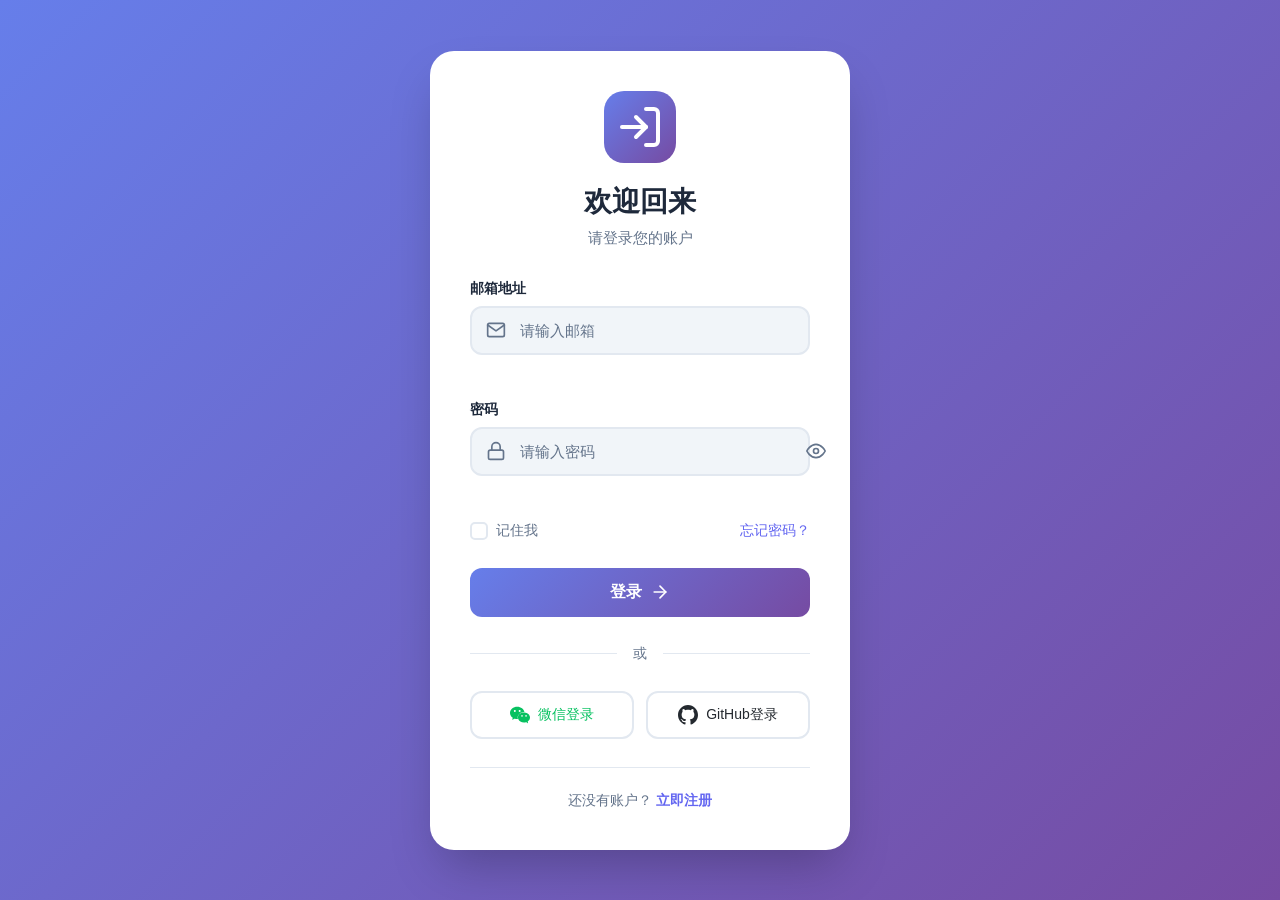
<file: login.html>
<!DOCTYPE html>
<html lang="zh-CN">
<head>
    <meta charset="UTF-8">
    <meta name="viewport" content="width=device-width, initial-scale=1.0">
    <title>登录</title>
    <link rel="stylesheet" href="styles.css">
</head>
<body>
    <div class="login-container">
        <div class="login-card">
            <div class="login-header">
                <div class="logo">
                    <svg xmlns="http://www.w3.org/2000/svg" width="48" height="48" viewBox="0 0 24 24" fill="none" stroke="currentColor" stroke-width="2" stroke-linecap="round" stroke-linejoin="round">
                        <path d="M15 3h4a2 2 0 0 1 2 2v14a2 2 0 0 1-2 2h-4"></path>
                        <polyline points="10 17 15 12 10 7"></polyline>
                        <line x1="15" y1="12" x2="3" y2="12"></line>
                    </svg>
                </div>
                <h1>欢迎回来</h1>
                <p>请登录您的账户</p>
            </div>
            
            <form id="loginForm" class="login-form">
                <div class="form-group">
                    <label for="email">邮箱地址</label>
                    <div class="input-wrapper">
                        <svg xmlns="http://www.w3.org/2000/svg" width="20" height="20" viewBox="0 0 24 24" fill="none" stroke="currentColor" stroke-width="2" stroke-linecap="round" stroke-linejoin="round">
                            <path d="M4 4h16c1.1 0 2 .9 2 2v12c0 1.1-.9 2-2 2H4c-1.1 0-2-.9-2-2V6c0-1.1.9-2 2-2z"></path>
                            <polyline points="22,6 12,13 2,6"></polyline>
                        </svg>
                        <input type="email" id="email" name="email" placeholder="请输入邮箱" required>
                    </div>
                    <span class="error-message" id="emailError"></span>
                </div>
                
                <div class="form-group">
                    <label for="password">密码</label>
                    <div class="input-wrapper">
                        <svg xmlns="http://www.w3.org/2000/svg" width="20" height="20" viewBox="0 0 24 24" fill="none" stroke="currentColor" stroke-width="2" stroke-linecap="round" stroke-linejoin="round">
                            <rect x="3" y="11" width="18" height="11" rx="2" ry="2"></rect>
                            <path d="M7 11V7a5 5 0 0 1 10 0v4"></path>
                        </svg>
                        <input type="password" id="password" name="password" placeholder="请输入密码" required>
                        <button type="button" class="toggle-password" id="togglePassword">
                            <svg xmlns="http://www.w3.org/2000/svg" width="20" height="20" viewBox="0 0 24 24" fill="none" stroke="currentColor" stroke-width="2" stroke-linecap="round" stroke-linejoin="round" class="eye-icon">
                                <path d="M1 12s4-8 11-8 11 8 11 8-4 8-11 8-11-8-11-8z"></path>
                                <circle cx="12" cy="12" r="3"></circle>
                            </svg>
                        </button>
                    </div>
                    <span class="error-message" id="passwordError"></span>
                </div>
                
                <div class="form-options">
                    <label class="checkbox-wrapper">
                        <input type="checkbox" id="remember" name="remember">
                        <span class="checkmark"></span>
                        <span>记住我</span>
                    </label>
                    <a href="#" class="forgot-password">忘记密码？</a>
                </div>
                
                <button type="submit" class="btn-login">
                    <span>登录</span>
                    <svg xmlns="http://www.w3.org/2000/svg" width="20" height="20" viewBox="0 0 24 24" fill="none" stroke="currentColor" stroke-width="2" stroke-linecap="round" stroke-linejoin="round">
                        <line x1="5" y1="12" x2="19" y2="12"></line>
                        <polyline points="12 5 19 12 12 19"></polyline>
                    </svg>
                </button>
            </form>
            
            <div class="divider">
                <span>或</span>
            </div>
            
            <div class="social-login">
                <button type="button" class="btn-social btn-wechat">
                    <svg xmlns="http://www.w3.org/2000/svg" width="20" height="20" viewBox="0 0 24 24" fill="currentColor">
                        <path d="M8.691 2.188C3.891 2.188 0 5.476 0 9.53c0 2.212 1.17 4.203 3.002 5.55a.59.59 0 0 1 .213.665l-.39 1.48c-.019.07-.048.141-.048.213 0 .163.13.295.29.295a.326.326 0 0 0 .167-.054l1.903-1.114a.864.864 0 0 1 .717-.098 10.16 10.16 0 0 0 2.837.403c.276 0 .543-.027.811-.05-.857-2.578.157-4.972 1.932-6.446 1.703-1.415 3.882-1.98 5.853-1.838-.576-3.583-4.196-6.348-8.596-6.348zM5.785 5.991c.642 0 1.162.529 1.162 1.18a1.17 1.17 0 0 1-1.162 1.178A1.17 1.17 0 0 1 4.623 7.17c0-.651.52-1.18 1.162-1.18zm5.813 0c.642 0 1.162.529 1.162 1.18a1.17 1.17 0 0 1-1.162 1.178 1.17 1.17 0 0 1-1.162-1.178c0-.651.52-1.18 1.162-1.18zm5.34 2.867c-1.797-.052-3.746.512-5.28 1.786-1.72 1.428-2.687 3.72-1.78 6.22.942 2.453 3.666 4.229 6.884 4.229.826 0 1.622-.12 2.361-.336a.722.722 0 0 1 .598.082l1.584.926a.272.272 0 0 0 .14.047c.134 0 .24-.111.24-.247 0-.06-.023-.12-.038-.177l-.327-1.233a.582.582 0 0 1-.023-.156.49.49 0 0 1 .201-.398C23.024 18.48 24 16.82 24 14.98c0-3.21-2.931-5.837-6.656-6.088V8.89c-.135-.01-.27-.027-.407-.032zm-2.53 3.274c.535 0 .969.44.969.982a.976.976 0 0 1-.969.983.976.976 0 0 1-.969-.983c0-.542.434-.982.97-.982zm4.844 0c.535 0 .969.44.969.982a.976.976 0 0 1-.969.983.976.976 0 0 1-.969-.983c0-.542.434-.982.969-.982z"/>
                    </svg>
                    <span>微信登录</span>
                </button>
                <button type="button" class="btn-social btn-github">
                    <svg xmlns="http://www.w3.org/2000/svg" width="20" height="20" viewBox="0 0 24 24" fill="currentColor">
                        <path d="M12 0c-6.626 0-12 5.373-12 12 0 5.302 3.438 9.8 8.207 11.387.599.111.793-.261.793-.577v-2.234c-3.338.726-4.033-1.416-4.033-1.416-.546-1.387-1.333-1.756-1.333-1.756-1.089-.745.083-.729.083-.729 1.205.084 1.839 1.237 1.839 1.237 1.07 1.834 2.807 1.304 3.492.997.107-.775.418-1.305.762-1.604-2.665-.305-5.467-1.334-5.467-5.931 0-1.311.469-2.381 1.236-3.221-.124-.303-.535-1.524.117-3.176 0 0 1.008-.322 3.301 1.23.957-.266 1.983-.399 3.003-.404 1.02.005 2.047.138 3.006.404 2.291-1.552 3.297-1.23 3.297-1.23.653 1.653.242 2.874.118 3.176.77.84 1.235 1.911 1.235 3.221 0 4.609-2.807 5.624-5.479 5.921.43.372.823 1.102.823 2.222v3.293c0 .319.192.694.801.576 4.765-1.589 8.199-6.086 8.199-11.386 0-6.627-5.373-12-12-12z"/>
                    </svg>
                    <span>GitHub登录</span>
                </button>
            </div>
            
            <div class="login-footer">
                <p>还没有账户？ <a href="#">立即注册</a></p>
            </div>
        </div>
    </div>
    
    <script src="script.js"></script>
</body>
</html>
</file>
<file: styles.css>
* {
    margin: 0;
    padding: 0;
    box-sizing: border-box;
}

:root {
    --primary-color: #6366f1;
    --primary-hover: #4f46e5;
    --secondary-color: #64748b;
    --background-color: #f1f5f9;
    --card-background: #ffffff;
    --text-primary: #1e293b;
    --text-secondary: #64748b;
    --border-color: #e2e8f0;
    --error-color: #ef4444;
    --success-color: #22c55e;
    --wechat-color: #07c160;
    --github-color: #24292f;
}

body {
    font-family: -apple-system, BlinkMacSystemFont, 'Segoe UI', Roboto, 'Helvetica Neue', Arial, sans-serif;
    background: linear-gradient(135deg, #667eea 0%, #764ba2 100%);
    min-height: 100vh;
    display: flex;
    align-items: center;
    justify-content: center;
    padding: 20px;
}

.login-container {
    width: 100%;
    max-width: 420px;
}

.login-card {
    background: var(--card-background);
    border-radius: 24px;
    padding: 40px;
    box-shadow: 0 25px 50px -12px rgba(0, 0, 0, 0.25);
    animation: slideUp 0.5s ease-out;
}

@keyframes slideUp {
    from {
        opacity: 0;
        transform: translateY(20px);
    }
    to {
        opacity: 1;
        transform: translateY(0);
    }
}

.login-header {
    text-align: center;
    margin-bottom: 32px;
}

.logo {
    width: 72px;
    height: 72px;
    background: linear-gradient(135deg, #667eea 0%, #764ba2 100%);
    border-radius: 20px;
    display: flex;
    align-items: center;
    justify-content: center;
    margin: 0 auto 20px;
    color: white;
}

.login-header h1 {
    font-size: 28px;
    font-weight: 700;
    color: var(--text-primary);
    margin-bottom: 8px;
}

.login-header p {
    color: var(--text-secondary);
    font-size: 15px;
}

.login-form {
    display: flex;
    flex-direction: column;
    gap: 20px;
}

.form-group {
    display: flex;
    flex-direction: column;
    gap: 8px;
}

.form-group label {
    font-size: 14px;
    font-weight: 600;
    color: var(--text-primary);
}

.input-wrapper {
    position: relative;
    display: flex;
    align-items: center;
}

.input-wrapper svg {
    position: absolute;
    left: 16px;
    color: var(--secondary-color);
    pointer-events: none;
}

.input-wrapper input {
    width: 100%;
    padding: 14px 16px 14px 48px;
    border: 2px solid var(--border-color);
    border-radius: 12px;
    font-size: 15px;
    color: var(--text-primary);
    transition: all 0.3s ease;
    background: var(--background-color);
}

.input-wrapper input:focus {
    outline: none;
    border-color: var(--primary-color);
    background: white;
    box-shadow: 0 0 0 4px rgba(99, 102, 241, 0.1);
}

.input-wrapper input::placeholder {
    color: var(--secondary-color);
}

.toggle-password {
    position: absolute;
    right: 12px;
    background: none;
    border: none;
    cursor: pointer;
    color: var(--secondary-color);
    padding: 4px;
    display: flex;
    align-items: center;
    justify-content: center;
    transition: color 0.3s ease;
}

.toggle-password:hover {
    color: var(--text-primary);
}

.error-message {
    font-size: 13px;
    color: var(--error-color);
    min-height: 18px;
}

.form-options {
    display: flex;
    align-items: center;
    justify-content: space-between;
}

.checkbox-wrapper {
    display: flex;
    align-items: center;
    gap: 8px;
    cursor: pointer;
    font-size: 14px;
    color: var(--text-secondary);
}

.checkbox-wrapper input[type="checkbox"] {
    display: none;
}

.checkmark {
    width: 18px;
    height: 18px;
    border: 2px solid var(--border-color);
    border-radius: 5px;
    display: flex;
    align-items: center;
    justify-content: center;
    transition: all 0.3s ease;
}

.checkbox-wrapper input[type="checkbox"]:checked + .checkmark {
    background: var(--primary-color);
    border-color: var(--primary-color);
}

.checkbox-wrapper input[type="checkbox"]:checked + .checkmark::after {
    content: '';
    width: 5px;
    height: 9px;
    border: solid white;
    border-width: 0 2px 2px 0;
    transform: rotate(45deg);
    margin-bottom: 2px;
}

.forgot-password {
    font-size: 14px;
    color: var(--primary-color);
    text-decoration: none;
    font-weight: 500;
    transition: color 0.3s ease;
}

.forgot-password:hover {
    color: var(--primary-hover);
}

.btn-login {
    display: flex;
    align-items: center;
    justify-content: center;
    gap: 8px;
    width: 100%;
    padding: 14px 24px;
    background: linear-gradient(135deg, #667eea 0%, #764ba2 100%);
    color: white;
    border: none;
    border-radius: 12px;
    font-size: 16px;
    font-weight: 600;
    cursor: pointer;
    transition: all 0.3s ease;
    margin-top: 8px;
}

.btn-login:hover {
    transform: translateY(-2px);
    box-shadow: 0 10px 20px -10px rgba(102, 126, 234, 0.6);
}

.btn-login:active {
    transform: translateY(0);
}

.btn-login svg {
    transition: transform 0.3s ease;
}

.btn-login:hover svg {
    transform: translateX(4px);
}

.divider {
    display: flex;
    align-items: center;
    margin: 28px 0;
}

.divider::before,
.divider::after {
    content: '';
    flex: 1;
    height: 1px;
    background: var(--border-color);
}

.divider span {
    padding: 0 16px;
    color: var(--text-secondary);
    font-size: 14px;
}

.social-login {
    display: flex;
    gap: 12px;
}

.btn-social {
    flex: 1;
    display: flex;
    align-items: center;
    justify-content: center;
    gap: 8px;
    padding: 12px 16px;
    border: 2px solid var(--border-color);
    border-radius: 12px;
    background: white;
    font-size: 14px;
    font-weight: 500;
    cursor: pointer;
    transition: all 0.3s ease;
}

.btn-social:hover {
    border-color: transparent;
}

.btn-wechat {
    color: var(--wechat-color);
}

.btn-wechat:hover {
    background: var(--wechat-color);
    color: white;
}

.btn-github {
    color: var(--github-color);
}

.btn-github:hover {
    background: var(--github-color);
    color: white;
}

.login-footer {
    text-align: center;
    margin-top: 28px;
    padding-top: 24px;
    border-top: 1px solid var(--border-color);
}

.login-footer p {
    font-size: 14px;
    color: var(--text-secondary);
}

.login-footer a {
    color: var(--primary-color);
    text-decoration: none;
    font-weight: 600;
    transition: color 0.3s ease;
}

.login-footer a:hover {
    color: var(--primary-hover);
}

/* Responsive Design */
@media (max-width: 480px) {
    .login-card {
        padding: 32px 24px;
        border-radius: 20px;
    }
    
    .login-header h1 {
        font-size: 24px;
    }
    
    .social-login {
        flex-direction: column;
    }
    
    .btn-social {
        width: 100%;
    }
}

/* Loading state */
.btn-login.loading {
    pointer-events: none;
    opacity: 0.8;
}

.btn-login.loading span {
    display: none;
}

.btn-login.loading::after {
    content: '';
    width: 20px;
    height: 20px;
    border: 2px solid white;
    border-top-color: transparent;
    border-radius: 50%;
    animation: spin 0.8s linear infinite;
}

@keyframes spin {
    to {
        transform: rotate(360deg);
    }
}

/* Success animation */
.success-animation {
    animation: successPulse 0.5s ease-out;
}

@keyframes successPulse {
    0% {
        transform: scale(1);
    }
    50% {
        transform: scale(1.02);
    }
    100% {
        transform: scale(1);
    }
}
</file>
